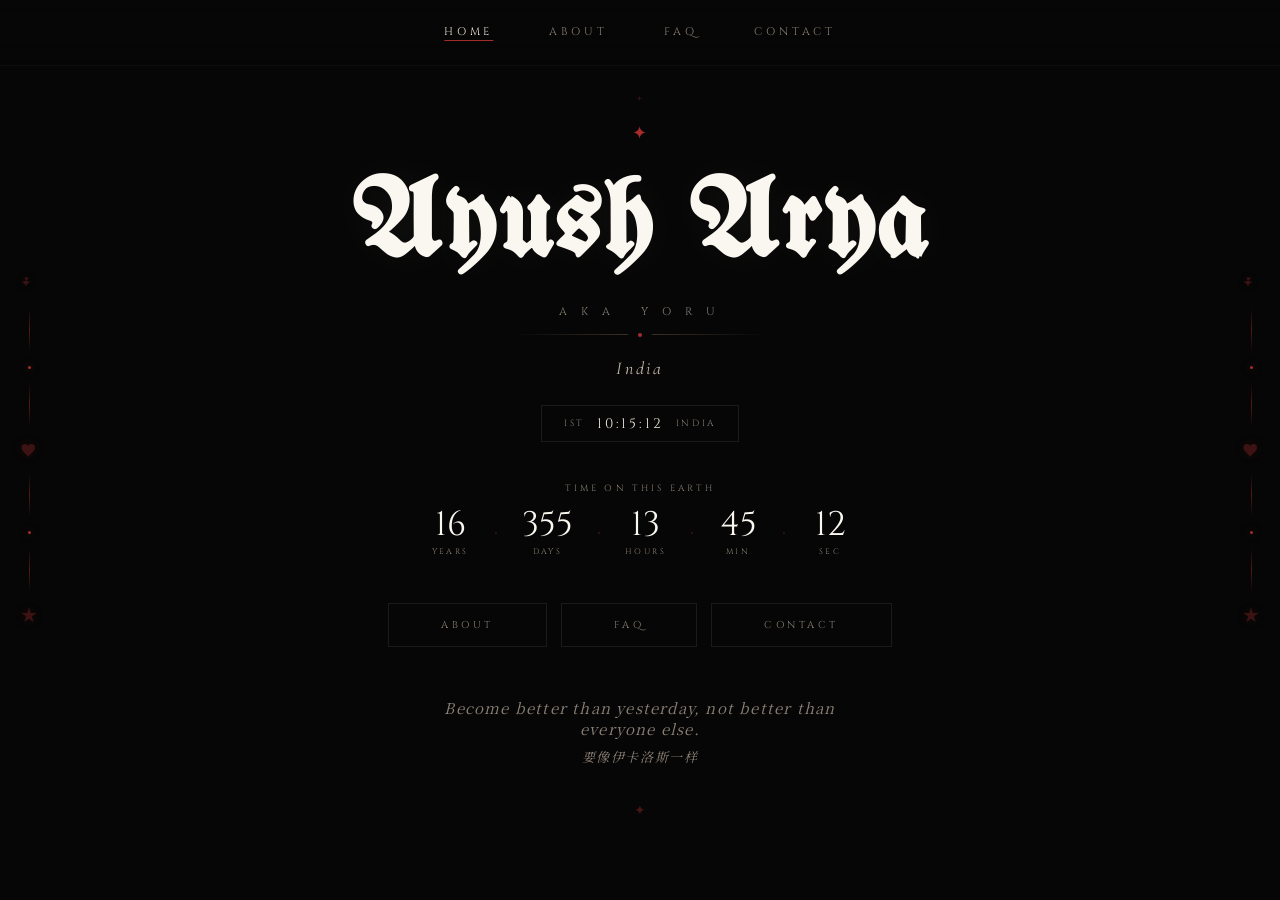
<file: index.html>
<!DOCTYPE html>
  <html lang="en">
  <head>
    <meta charset="UTF-8" />
    <meta name="viewport" content="width=device-width, initial-scale=1.0" />
    <title>Ayush Arya — aka Yoru</title>
    <link rel="stylesheet" href="style.css?v=10" />
  </head>
  <body>

    <!-- AMBIENT PARTICLES -->
    <div id="particles"></div>

    <!-- NAV -->
    <nav>
      <a href="index.html">Home</a>
      <a href="about.html">About</a>
      <a href="faq.html">FAQ</a>
      <a href="contact.html">Contact</a>
    </nav>

    <!-- FLOATING CROSS DECORATION -->
    <div class="floating-cross">+</div>

    <!-- LEFT ORNAMENT -->
    <div class="side-ornament left">
      <svg viewBox="0 0 24 24"><path d="M12 2C9.5 6 6 7.5 2 8c3.5 1 5.5 3 6 6 .5-3 2.5-5 6-6-4-.5-7.5-2-8-6zm0 0"/></svg>
      <div class="orn-line"></div>
      <div class="orn-dot"></div>
      <div class="orn-line"></div>
      <svg viewBox="0 0 24 24"><path d="M12 21.6l-1.6-1.6C5.4 15.2 2 12.3 2 8.7 2 5.9 4.2 4 6.5 4c1.7 0 3.4.9 4.5 2.3C12.1 4.9 13.8 4 15.5 4 17.8 4 20 5.9 20 8.7c0 3.6-3.4 6.5-8.4 11.3L12 21.6z"/></svg>
      <div class="orn-line"></div>
      <div class="orn-dot"></div>
      <div class="orn-line"></div>
      <svg viewBox="0 0 24 24"><path d="M12 2l2.4 7.4H22l-6.2 4.5 2.4 7.4L12 17l-6.2 4.3 2.4-7.4L2 9.4h7.6z"/></svg>
    </div>

    <!-- RIGHT ORNAMENT -->
    <div class="side-ornament right">
      <svg viewBox="0 0 24 24"><path d="M12 2C9.5 6 6 7.5 2 8c3.5 1 5.5 3 6 6 .5-3 2.5-5 6-6-4-.5-7.5-2-8-6zm0 0"/></svg>
      <div class="orn-line"></div>
      <div class="orn-dot"></div>
      <div class="orn-line"></div>
      <svg viewBox="0 0 24 24"><path d="M12 21.6l-1.6-1.6C5.4 15.2 2 12.3 2 8.7 2 5.9 4.2 4 6.5 4c1.7 0 3.4.9 4.5 2.3C12.1 4.9 13.8 4 15.5 4 17.8 4 20 5.9 20 8.7c0 3.6-3.4 6.5-8.4 11.3L12 21.6z"/></svg>
      <div class="orn-line"></div>
      <div class="orn-dot"></div>
      <div class="orn-line"></div>
      <svg viewBox="0 0 24 24"><path d="M12 2l2.4 7.4H22l-6.2 4.5 2.4 7.4L12 17l-6.2 4.3 2.4-7.4L2 9.4h7.6z"/></svg>
    </div>

    <!-- HOME CONTENT -->
    <div class="page">
      <div class="home-wrap">

        <div class="cross-top">✦</div>

        <h1 class="home-name">Ayush Arya</h1>

        <p class="home-aka">A K A &nbsp; Y O R U</p>

        <div class="aka-rule">
          <span class="aka-line-left"></span>
          <span class="aka-dot"></span>
          <span class="aka-line-right"></span>
        </div>

        <p class="home-location">India</p>

        <!-- LIVE CLOCK -->
        <div class="clock-wrap">
          <span class="clock-label">IST</span>
          <span id="live-clock">00:00:00</span>
          <span class="clock-tz">India</span>
        </div>

        <!-- AGE TIMER -->
        <div class="age-timer-section">
          <p class="age-timer-label">Time on this Earth</p>
          <div class="age-timer-grid">
            <div class="age-unit">
              <span class="val" id="age-years">00</span>
              <span class="unit-label">Years</span>
            </div>
            <span class="age-sep">·</span>
            <div class="age-unit">
              <span class="val" id="age-days">000</span>
              <span class="unit-label">Days</span>
            </div>
            <span class="age-sep">·</span>
            <div class="age-unit">
              <span class="val" id="age-hours">00</span>
              <span class="unit-label">Hours</span>
            </div>
            <span class="age-sep">·</span>
            <div class="age-unit">
              <span class="val" id="age-minutes">00</span>
              <span class="unit-label">Min</span>
            </div>
            <span class="age-sep">·</span>
            <div class="age-unit">
              <span class="val" id="age-seconds">00</span>
              <span class="unit-label">Sec</span>
            </div>
          </div>
        </div>

        <!-- NAV BUTTONS -->
        <div class="home-nav-btns">
          <a href="about.html" class="btn-outline">About</a>
          <a href="faq.html" class="btn-outline">FAQ</a>
          <a href="contact.html" class="btn-outline">Contact</a>
        </div>

        <!-- PHILOSOPHY QUOTE -->
        <p class="philosophy-quote">Become better than yesterday, not better than everyone else.</p>
        <p class="philosophy-quote chinese">要像伊卡洛斯一样</p>

        <div class="cross-bottom">✦</div>

      </div>
    </div>

    <script src="script.js?v=2"></script>
  </body>
  </html>
</file>
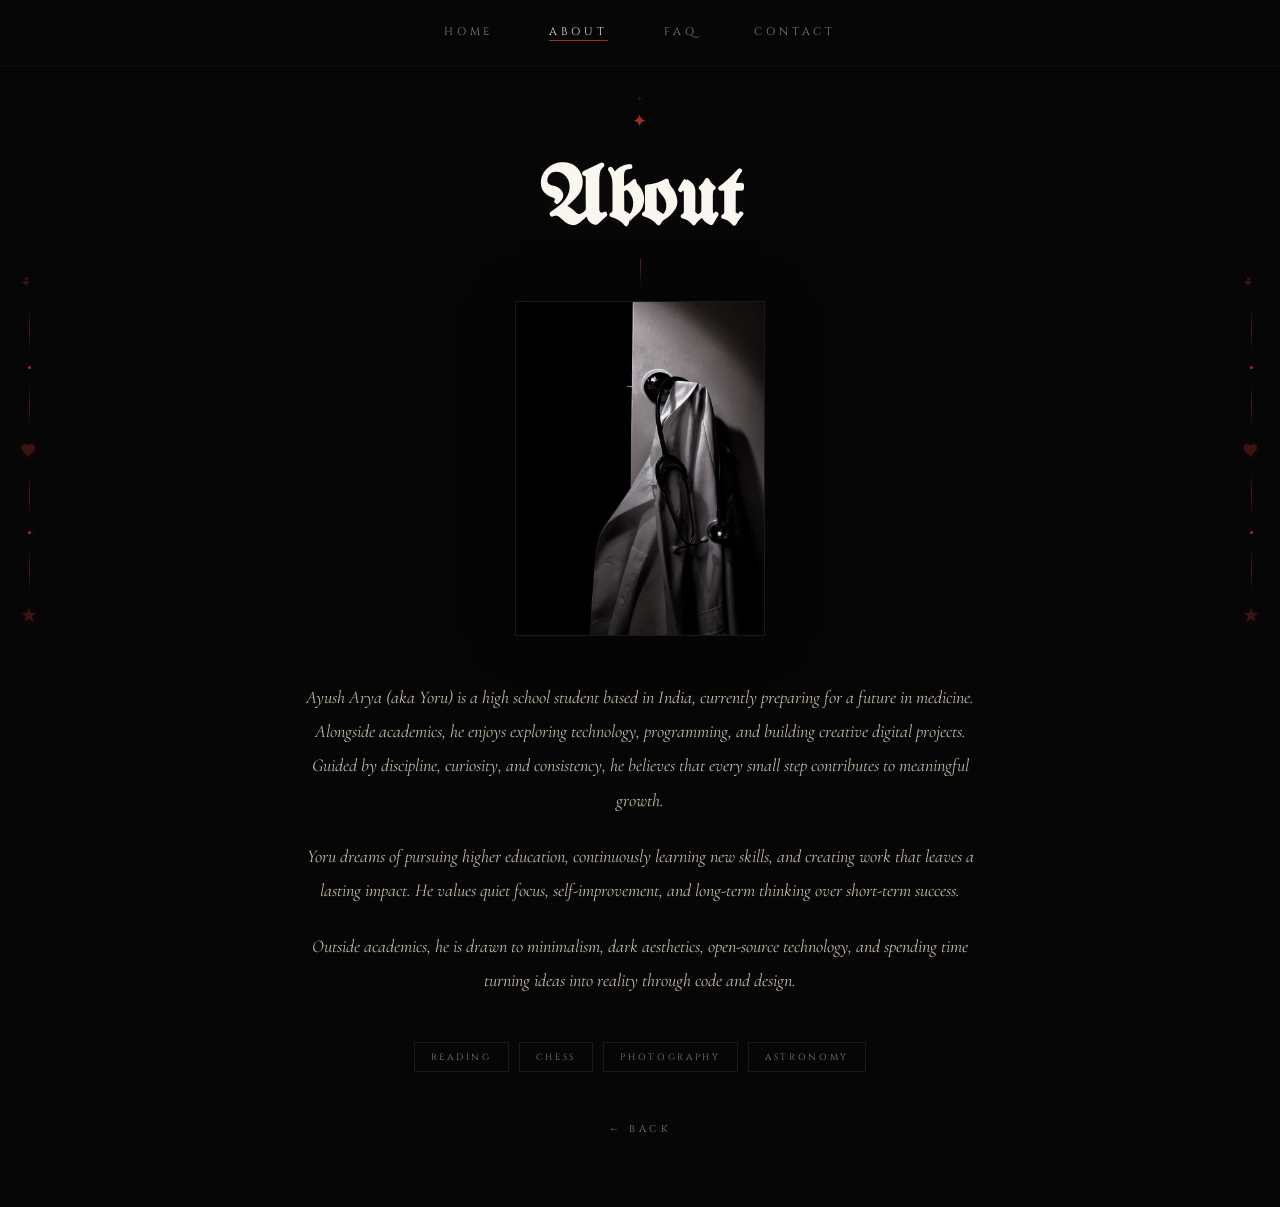
<file: about.html>
<!DOCTYPE html>
  <html lang="en">
  <head>
    <meta charset="UTF-8" />
    <meta name="viewport" content="width=device-width, initial-scale=1.0" />
    <title>About — Ayush Arya</title>
    <link rel="stylesheet" href="style.css?v=10" />
  </head>
  <body>

    <div id="particles"></div>
    <div class="floating-cross">+</div>

    <nav>
      <a href="index.html">Home</a>
      <a href="about.html">About</a>
      <a href="faq.html">FAQ</a>
      <a href="contact.html">Contact</a>
    </nav>

    <div class="side-ornament left">
      <svg viewBox="0 0 24 24"><path d="M12 2C9.5 6 6 7.5 2 8c3.5 1 5.5 3 6 6 .5-3 2.5-5 6-6-4-.5-7.5-2-8-6z"/></svg>
      <div class="orn-line"></div>
      <div class="orn-dot"></div>
      <div class="orn-line"></div>
      <svg viewBox="0 0 24 24"><path d="M12 21.6l-1.6-1.6C5.4 15.2 2 12.3 2 8.7 2 5.9 4.2 4 6.5 4c1.7 0 3.4.9 4.5 2.3C12.1 4.9 13.8 4 15.5 4 17.8 4 20 5.9 20 8.7c0 3.6-3.4 6.5-8.4 11.3L12 21.6z"/></svg>
      <div class="orn-line"></div>
      <div class="orn-dot"></div>
      <div class="orn-line"></div>
      <svg viewBox="0 0 24 24"><path d="M12 2l2.4 7.4H22l-6.2 4.5 2.4 7.4L12 17l-6.2 4.3 2.4-7.4L2 9.4h7.6z"/></svg>
    </div>
    <div class="side-ornament right">
      <svg viewBox="0 0 24 24"><path d="M12 2C9.5 6 6 7.5 2 8c3.5 1 5.5 3 6 6 .5-3 2.5-5 6-6-4-.5-7.5-2-8-6z"/></svg>
      <div class="orn-line"></div>
      <div class="orn-dot"></div>
      <div class="orn-line"></div>
      <svg viewBox="0 0 24 24"><path d="M12 21.6l-1.6-1.6C5.4 15.2 2 12.3 2 8.7 2 5.9 4.2 4 6.5 4c1.7 0 3.4.9 4.5 2.3C12.1 4.9 13.8 4 15.5 4 17.8 4 20 5.9 20 8.7c0 3.6-3.4 6.5-8.4 11.3L12 21.6z"/></svg>
      <div class="orn-line"></div>
      <div class="orn-dot"></div>
      <div class="orn-line"></div>
      <svg viewBox="0 0 24 24"><path d="M12 2l2.4 7.4H22l-6.2 4.5 2.4 7.4L12 17l-6.2 4.3 2.4-7.4L2 9.4h7.6z"/></svg>
    </div>

    <div class="page">
      <div class="about-wrap">

        <div class="cross-top">✦</div>
        <h1 class="page-title">About</h1>
        <div class="page-divider"></div>

        <div class="photo-frame" id="photo-frame">
          <img src="images/about-photo.png" alt="White coat and stethoscope" />
        </div>

        <div class="about-bio">
          <p>
            Ayush Arya (aka Yoru) is a high school student based in India, currently preparing for a future in medicine.
            Alongside academics, he enjoys exploring technology, programming, and building creative digital projects.
            Guided by discipline, curiosity, and consistency, he believes that every small step contributes to meaningful growth.
          </p>
          <p>
            Yoru dreams of pursuing higher education, continuously learning new skills, and creating work that leaves a lasting impact.
            He values quiet focus, self-improvement, and long-term thinking over short-term success.
          </p>
          <p>
            Outside academics, he is drawn to minimalism, dark aesthetics, open-source technology,
            and spending time turning ideas into reality through code and design.
          </p>
        </div>

        <div class="interests-wrap">
          <span class="interest-tag">Reading</span>
          <span class="interest-tag">Chess</span>
          <span class="interest-tag">Photography</span>
          <span class="interest-tag">Astronomy</span>
        </div>

        <a href="index.html" class="back-link">Back</a>
      </div>
    </div>

    <script src="script.js?v=2"></script>
  </body>
  </html>
</file>
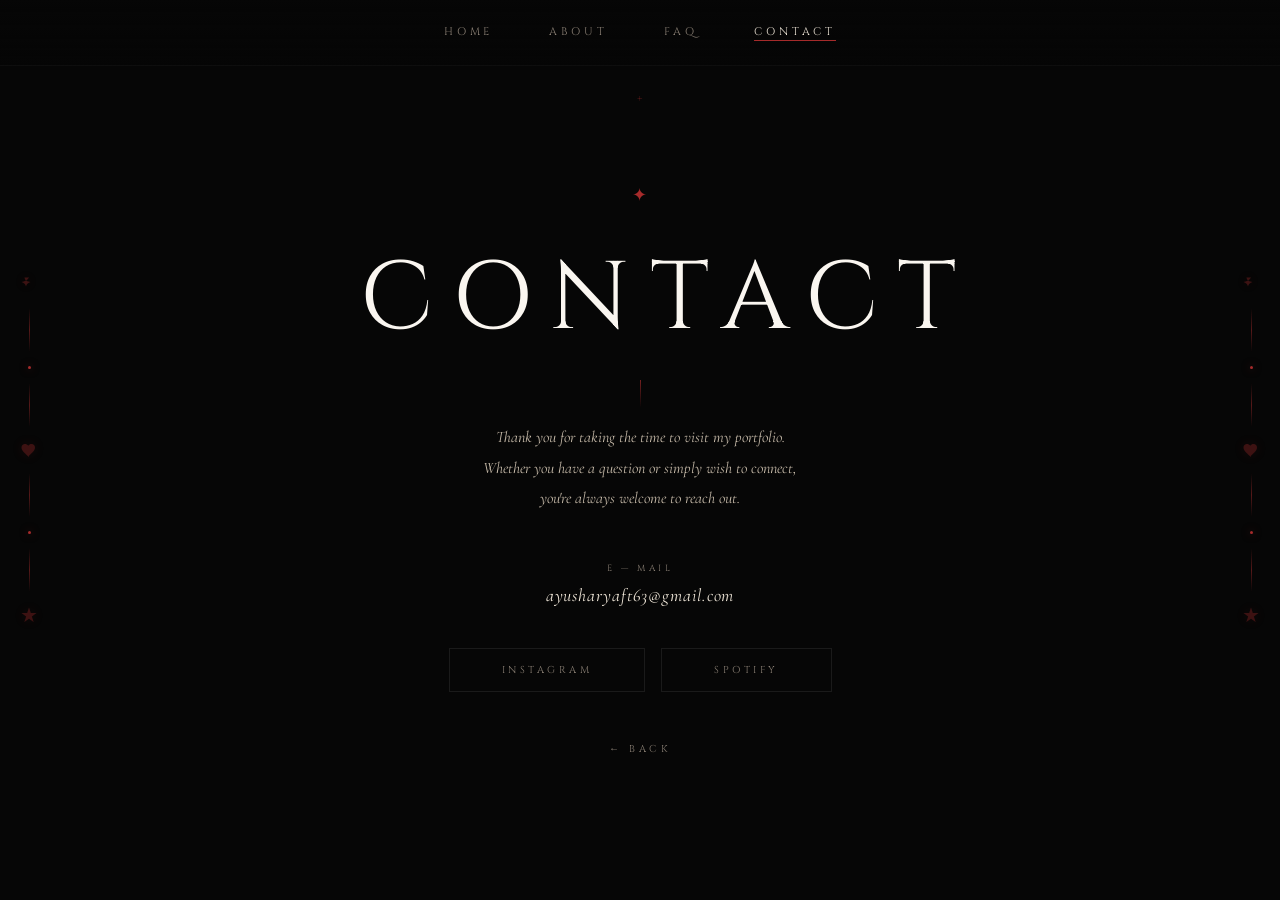
<file: contact.html>
<!DOCTYPE html>
  <html lang="en">
  <head>
    <meta charset="UTF-8" />
    <meta name="viewport" content="width=device-width, initial-scale=1.0" />
    <title>Contact — Ayush Arya</title>
    <link rel="stylesheet" href="style.css?v=10" />
  </head>
  <body>

    <div id="particles"></div>
    <div class="floating-cross">+</div>

    <nav>
      <a href="index.html">Home</a>
      <a href="about.html">About</a>
      <a href="faq.html">FAQ</a>
      <a href="contact.html">Contact</a>
    </nav>

    <div class="side-ornament left">
      <svg viewBox="0 0 24 24"><path d="M12 2C9.5 6 6 7.5 2 8c3.5 1 5.5 3 6 6 .5-3 2.5-5 6-6-4-.5-7.5-2-8-6z"/></svg>
      <div class="orn-line"></div>
      <div class="orn-dot"></div>
      <div class="orn-line"></div>
      <svg viewBox="0 0 24 24"><path d="M12 21.6l-1.6-1.6C5.4 15.2 2 12.3 2 8.7 2 5.9 4.2 4 6.5 4c1.7 0 3.4.9 4.5 2.3C12.1 4.9 13.8 4 15.5 4 17.8 4 20 5.9 20 8.7c0 3.6-3.4 6.5-8.4 11.3L12 21.6z"/></svg>
      <div class="orn-line"></div>
      <div class="orn-dot"></div>
      <div class="orn-line"></div>
      <svg viewBox="0 0 24 24"><path d="M12 2l2.4 7.4H22l-6.2 4.5 2.4 7.4L12 17l-6.2 4.3 2.4-7.4L2 9.4h7.6z"/></svg>
    </div>
    <div class="side-ornament right">
      <svg viewBox="0 0 24 24"><path d="M12 2C9.5 6 6 7.5 2 8c3.5 1 5.5 3 6 6 .5-3 2.5-5 6-6-4-.5-7.5-2-8-6z"/></svg>
      <div class="orn-line"></div>
      <div class="orn-dot"></div>
      <div class="orn-line"></div>
      <svg viewBox="0 0 24 24"><path d="M12 21.6l-1.6-1.6C5.4 15.2 2 12.3 2 8.7 2 5.9 4.2 4 6.5 4c1.7 0 3.4.9 4.5 2.3C12.1 4.9 13.8 4 15.5 4 17.8 4 20 5.9 20 8.7c0 3.6-3.4 6.5-8.4 11.3L12 21.6z"/></svg>
      <div class="orn-line"></div>
      <div class="orn-dot"></div>
      <div class="orn-line"></div>
      <svg viewBox="0 0 24 24"><path d="M12 2l2.4 7.4H22l-6.2 4.5 2.4 7.4L12 17l-6.2 4.3 2.4-7.4L2 9.4h7.6z"/></svg>
    </div>

    <div class="page">
      <div class="contact-wrap">

        <div class="cross-top">✦</div>
        <h1 class="contact-title">CONTACT</h1>
        <div class="page-divider"></div>

        <p class="contact-note">
          Thank you for taking the time to visit my portfolio.<br>
          Whether you have a question or simply wish to connect,<br>
          you're always welcome to reach out.
        </p>

        <p class="contact-email-label">E — Mail</p>
        <a href="mailto:ayusharyaft63@gmail.com" class="contact-email">
          ayusharyaft63@gmail.com
        </a>

        <div class="social-links">
          <a href="https://www.instagram.com/ayush7hx" target="_blank" rel="noopener" class="btn-outline">
            Instagram
          </a>
          <a href="https://open.spotify.com/user/31zgy33aap73bogelgpwrljw6cfy?si=73465d647618465b" target="_blank" rel="noopener" class="btn-outline">
            Spotify
          </a>
        </div>

        <a href="index.html" class="back-link" style="display:block; margin-top:50px;">Back</a>

      </div>
    </div>

    <script src="script.js?v=2"></script>
  </body>
  </html>
</file>
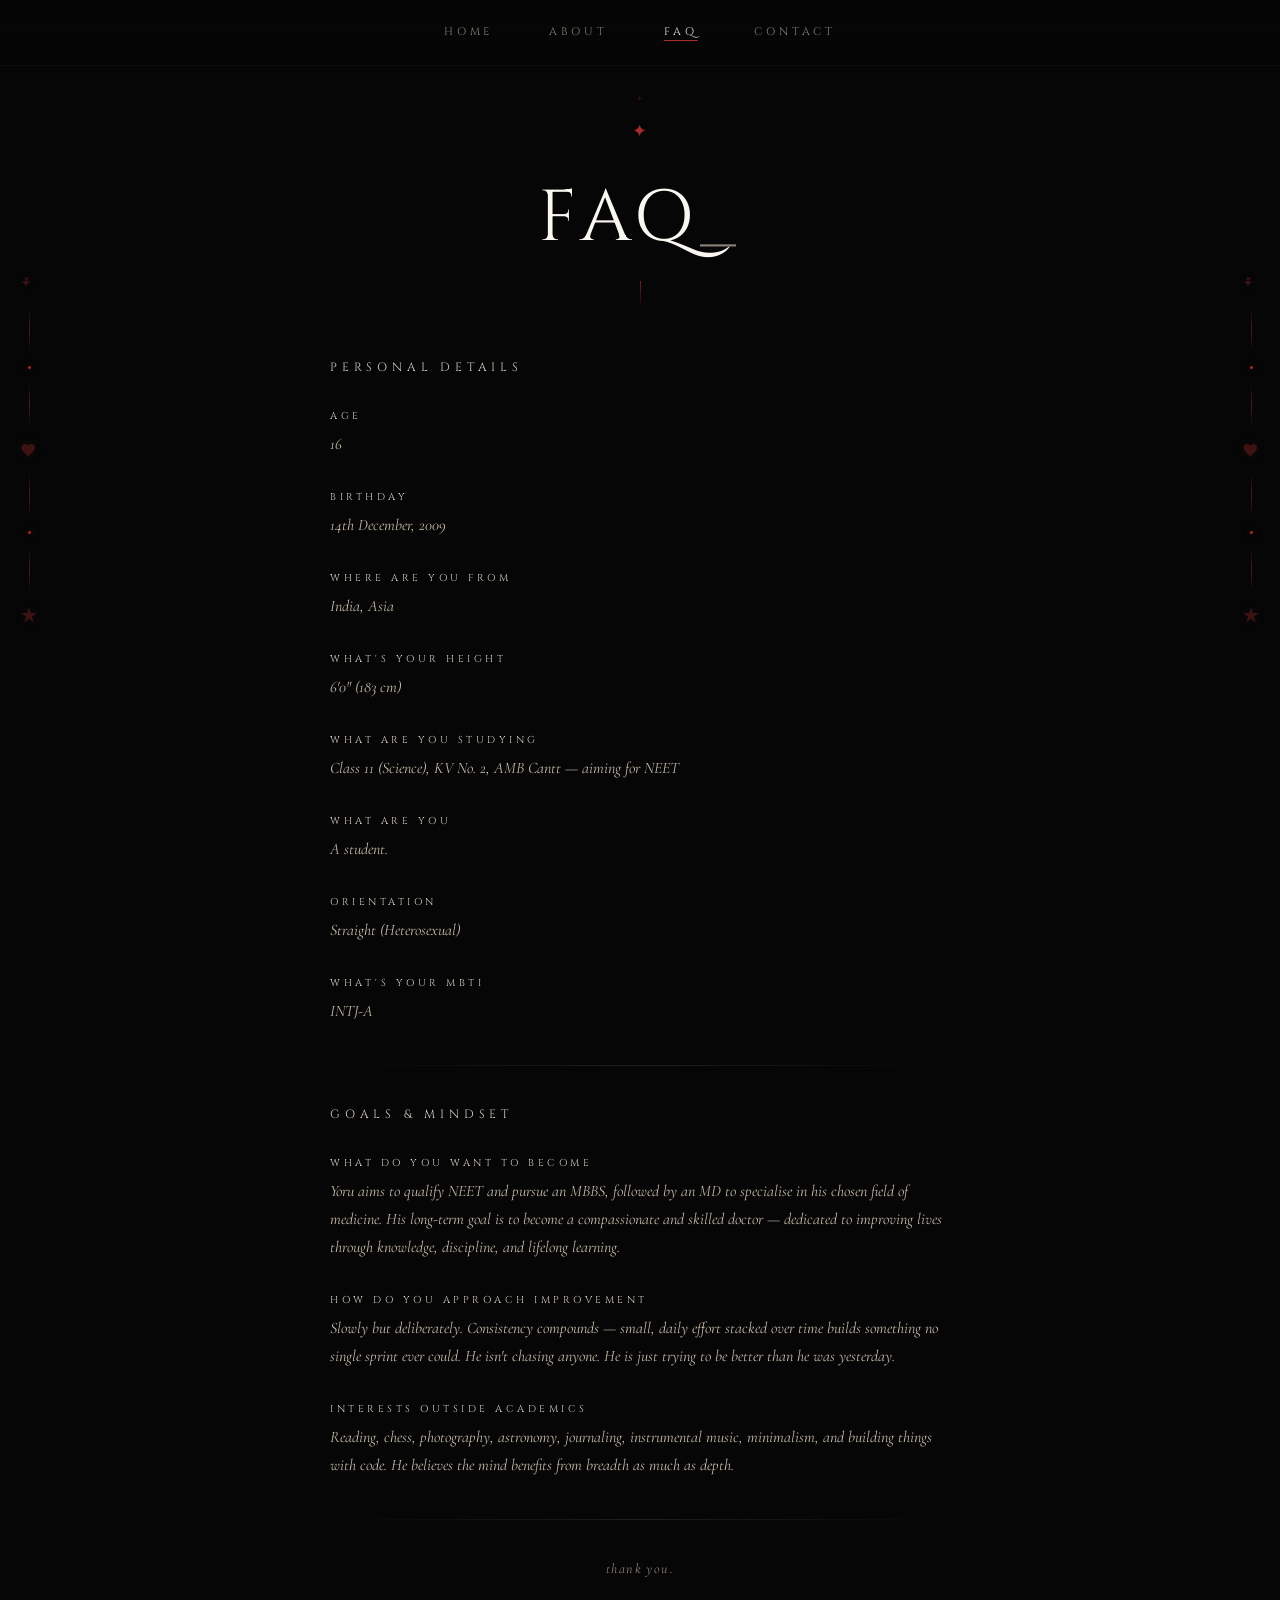
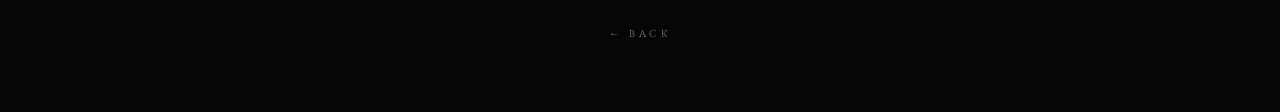
<file: faq.html>
<!DOCTYPE html>
  <html lang="en">
  <head>
    <meta charset="UTF-8" />
    <meta name="viewport" content="width=device-width, initial-scale=1.0" />
    <title>FAQ — Ayush Arya</title>
    <link rel="stylesheet" href="style.css?v=10" />
  </head>
  <body>

    <div id="particles"></div>
    <div class="floating-cross">+</div>

    <nav>
      <a href="index.html">Home</a>
      <a href="about.html">About</a>
      <a href="faq.html">FAQ</a>
      <a href="contact.html">Contact</a>
    </nav>

    <div class="side-ornament left">
      <svg viewBox="0 0 24 24"><path d="M12 2C9.5 6 6 7.5 2 8c3.5 1 5.5 3 6 6 .5-3 2.5-5 6-6-4-.5-7.5-2-8-6z"/></svg>
      <div class="orn-line"></div>
      <div class="orn-dot"></div>
      <div class="orn-line"></div>
      <svg viewBox="0 0 24 24"><path d="M12 21.6l-1.6-1.6C5.4 15.2 2 12.3 2 8.7 2 5.9 4.2 4 6.5 4c1.7 0 3.4.9 4.5 2.3C12.1 4.9 13.8 4 15.5 4 17.8 4 20 5.9 20 8.7c0 3.6-3.4 6.5-8.4 11.3L12 21.6z"/></svg>
      <div class="orn-line"></div>
      <div class="orn-dot"></div>
      <div class="orn-line"></div>
      <svg viewBox="0 0 24 24"><path d="M12 2l2.4 7.4H22l-6.2 4.5 2.4 7.4L12 17l-6.2 4.3 2.4-7.4L2 9.4h7.6z"/></svg>
    </div>
    <div class="side-ornament right">
      <svg viewBox="0 0 24 24"><path d="M12 2C9.5 6 6 7.5 2 8c3.5 1 5.5 3 6 6 .5-3 2.5-5 6-6-4-.5-7.5-2-8-6z"/></svg>
      <div class="orn-line"></div>
      <div class="orn-dot"></div>
      <div class="orn-line"></div>
      <svg viewBox="0 0 24 24"><path d="M12 21.6l-1.6-1.6C5.4 15.2 2 12.3 2 8.7 2 5.9 4.2 4 6.5 4c1.7 0 3.4.9 4.5 2.3C12.1 4.9 13.8 4 15.5 4 17.8 4 20 5.9 20 8.7c0 3.6-3.4 6.5-8.4 11.3L12 21.6z"/></svg>
      <div class="orn-line"></div>
      <div class="orn-dot"></div>
      <div class="orn-line"></div>
      <svg viewBox="0 0 24 24"><path d="M12 2l2.4 7.4H22l-6.2 4.5 2.4 7.4L12 17l-6.2 4.3 2.4-7.4L2 9.4h7.6z"/></svg>
    </div>

    <div class="page" style="justify-content: flex-start; padding-top: 120px;">
      <div class="faq-wrap">

        <div style="text-align:center; margin-bottom: 50px;">
          <div class="cross-top">✦</div>
          <h1 class="faq-page-title">FAQ<span>_</span></h1>
          <div class="page-divider"></div>
        </div>

        <div class="faq-section-block">
          <p class="faq-section-title">Personal Details</p>

          <div class="faq-item">
            <p class="faq-q">Age</p>
            <p class="faq-a" id="faq-age">--</p>
          </div>

          <div class="faq-item">
            <p class="faq-q">Birthday</p>
            <p class="faq-a">14th December, 2009</p>
          </div>

          <div class="faq-item">
            <p class="faq-q">Where are you from</p>
            <p class="faq-a">India, Asia</p>
          </div>

          <div class="faq-item">
            <p class="faq-q">What's your height</p>
            <p class="faq-a">6'0" (183 cm)</p>
          </div>

          <div class="faq-item">
            <p class="faq-q">What are you studying</p>
            <p class="faq-a">Class 11 (Science), KV No. 2, AMB Cantt — aiming for NEET</p>
          </div>

          <div class="faq-item">
            <p class="faq-q">What are you</p>
            <p class="faq-a">A student.</p>
          </div>

          <div class="faq-item">
            <p class="faq-q">Orientation</p>
            <p class="faq-a">Straight (Heterosexual)</p>
          </div>

          <div class="faq-item">
            <p class="faq-q">What's your MBTI</p>
            <p class="faq-a">INTJ-A</p>
          </div>
        </div>

        <div class="faq-divider"></div>

        <div class="faq-section-block">
          <p class="faq-section-title">Goals &amp; Mindset</p>

          <div class="faq-item">
            <p class="faq-q">What do you want to become</p>
            <p class="faq-a">
              Yoru aims to qualify NEET and pursue an MBBS, followed by an MD to specialise in his chosen field of medicine.
              His long-term goal is to become a compassionate and skilled doctor — dedicated to improving lives through knowledge,
              discipline, and lifelong learning.
            </p>
          </div>

          <div class="faq-item">
            <p class="faq-q">How do you approach improvement</p>
            <p class="faq-a">
              Slowly but deliberately. Consistency compounds — small, daily effort stacked over time builds something no
              single sprint ever could. He isn't chasing anyone. He is just trying to be better than he was yesterday.
            </p>
          </div>

          <div class="faq-item">
            <p class="faq-q">Interests outside academics</p>
            <p class="faq-a">
              Reading, chess, photography, astronomy, journaling, instrumental music, minimalism, and building things with code.
              He believes the mind benefits from breadth as much as depth.
            </p>
          </div>

        </div>

        <div class="faq-divider"></div>

        <p class="faq-thanks">thank you.</p>

        <div style="text-align:center;">
          <a href="index.html" class="back-link">Back</a>
        </div>

      </div>
    </div>

    <script src="script.js?v=2"></script>
  </body>
  </html>
</file>
<file: style.css>
@import url('https://fonts.googleapis.com/css2?family=UnifrakturMaguntia&family=Cinzel:wght@400;600&family=Cormorant+Garamond:ital,wght@0,300;0,400;0,600;1,300;1,400&family=Noto+Serif+SC:wght@300;400&display=swap');

  *, *::before, *::after {
    margin: 0; padding: 0; box-sizing: border-box;
  }

  :root {
    --black:    #060606;
    --black-deep: #030303;
    --cream:    #efe6d8;
    --cream-dim:#c5b9a8;
    --dim:      #8b8075;
    --accent:   #a62b2b;
    --white:    #faf6f0;
    --border:   #1a1a1a;
    --border-lit:#2a2a2a;
  }

  html { scroll-behavior: smooth; }

  body {
    background: var(--black);
    color: var(--cream);
    font-family: 'Cormorant Garamond', serif;
    min-height: 100vh;
    overflow-x: hidden;
  }

  ::-webkit-scrollbar { width: 4px; }
  ::-webkit-scrollbar-track { background: var(--black); }
  ::-webkit-scrollbar-thumb { background: #2a2a2a; }

  /* ───────────────────────────────
     DECORATIVE ORNAMENTS & FLOATING CROSS
  ─────────────────────────────── */
  .side-ornament {
    position: fixed;
    top: 50%; transform: translateY(-50%);
    display: flex; flex-direction: column; align-items: center;
    gap: 14px; pointer-events: none; z-index: 10;
  }
  .side-ornament.left { left: 20px; }
  .side-ornament.right { right: 20px; }
  .side-ornament svg {
    width: 18px; height: 18px;
    fill: var(--accent);
    filter: drop-shadow(0 0 6px rgba(166,43,43,0.4));
    opacity: 0.35;
    animation: pulseOrn 4s ease-in-out infinite;
  }
  .side-ornament.left svg:nth-child(1) { animation-delay: 0s; }
  .side-ornament.left svg:nth-child(5) { animation-delay: 0.7s; }
  .side-ornament.left svg:nth-child(9) { animation-delay: 1.4s; }
  .side-ornament.right svg:nth-child(1) { animation-delay: 0.3s; }
  .side-ornament.right svg:nth-child(5) { animation-delay: 1.0s; }
  .side-ornament.right svg:nth-child(9) { animation-delay: 1.7s; }

  @keyframes pulseOrn {
    0%, 100% { opacity: 0.25; transform: scale(1); }
    50% { opacity: 0.55; transform: scale(1.1); }
  }

  .side-ornament .orn-line {
    width: 1px; height: 44px;
    background: linear-gradient(to bottom, transparent, rgba(166,43,43,0.5), transparent);
    animation: lineFade 3s ease-in-out infinite;
  }
  .side-ornament .orn-dot {
    width: 3px; height: 3px; border-radius: 50%;
    background: var(--accent);
    box-shadow: 0 0 8px rgba(166,43,43,0.6);
    animation: dotPulse 2.5s ease-in-out infinite;
  }
  @keyframes lineFade {
    0%, 100% { opacity: 0.3; }
    50% { opacity: 0.7; }
  }
  @keyframes dotPulse {
    0%, 100% { transform: scale(1); opacity: 0.5; }
    50% { transform: scale(1.4); opacity: 1; }
  }

  /* Floating cross decoration */
  .floating-cross {
    position: fixed;
    top: 88px; left: 50%; transform: translateX(-50%);
    z-index: 5; pointer-events: none;
    color: var(--accent);
    font-size: 14px; letter-spacing: 0;
    opacity: 0;
    animation: crossAppear 2s ease 0.8s forwards, crossBlink 6s ease-in-out 2.8s infinite;
  }
  @keyframes crossAppear {
    from { opacity: 0; transform: translateX(-50%) translateY(-10px); }
    to   { opacity: 0.45; transform: translateX(-50%) translateY(0); }
  }
  @keyframes crossBlink {
    0%, 90%, 100% { opacity: 0.45; }
    95% { opacity: 0.75; }
  }

  /* Ambient particles container */
  #particles {
    position: fixed; top: 0; left: 0; right: 0; bottom: 0;
    pointer-events: none; z-index: 1; overflow: hidden;
  }
  .particle {
    position: absolute;
    width: 2px; height: 2px; border-radius: 50%;
    background: rgba(166,43,43,0.25);
    box-shadow: 0 0 4px rgba(166,43,43,0.3);
    animation: floatUp linear infinite;
  }
  @keyframes floatUp {
    0%   { transform: translateY(100vh) scale(0); opacity: 0; }
    10%  { opacity: 1; transform: scale(1); }
    90%  { opacity: 1; }
    100% { transform: translateY(-10vh) scale(0); opacity: 0; }
  }

  /* ───────────────────────────────
     NAVIGATION
  ─────────────────────────────── */
  nav {
    position: fixed; top: 0; left: 0; right: 0;
    z-index: 100;
    padding: 24px 0;
    display: flex; justify-content: center; gap: 56px;
    background: linear-gradient(to bottom, rgba(6,6,6,0.98), rgba(6,6,6,0.5) 60%, transparent);
    border-bottom: 1px solid rgba(255,255,255,0.03);
    letter-spacing: 0.25em;
  }
  nav a {
    color: var(--dim); text-decoration: none;
    font-size: 11px; font-family: 'Cinzel', serif;
    font-weight: 400; letter-spacing: 0.35em;
    text-transform: uppercase; transition: all 0.35s ease;
    position: relative; padding-bottom: 2px;
  }
  nav a::after {
    content: ''; position: absolute; bottom: 0; left: 50%;
    width: 0; height: 1px;
    background: var(--accent);
    transition: all 0.35s ease;
    transform: translateX(-50%);
  }
  nav a:hover, nav a.active {
    color: var(--cream);
  }
  nav a:hover::after, nav a.active::after {
    width: 100%;
  }

  /* ───────────────────────────────
     COMMON PAGE LAYOUT
  ─────────────────────────────── */
  .page {
    min-height: 100vh;
    display: flex; flex-direction: column;
    align-items: center; justify-content: center;
    padding: 110px 40px 70px;
    position: relative; z-index: 2;
  }

  .cross-top {
    color: var(--accent); font-size: 18px;
    opacity: 0.6; margin-bottom: 28px;
    letter-spacing: 0.1em;
    animation: fadeUp 1.0s ease forwards;
  }
  .page-divider {
    width: 1px; height: 28px;
    background: linear-gradient(to bottom, var(--accent), transparent);
    margin: 14px auto; opacity: 0.7;
  }
  .back-link {
    display: inline-block; margin-top: 50px;
    font-family: 'Cinzel', serif; font-size: 10px;
    letter-spacing: 0.35em; color: var(--dim);
    text-decoration: none; text-transform: uppercase;
    transition: all 0.3s ease; position: relative;
  }
  .back-link:hover { color: var(--cream); }
  .back-link::before { content: '← '; }

  /* ═══════════════════════════════
     HOME PAGE
  ═══════════════════════════════ */
  .home-wrap {
    text-align: center;
    display: flex; flex-direction: column;
    align-items: center; gap: 0;
  }
  .home-name {
    font-family: 'UnifrakturMaguntia', cursive;
    font-size: clamp(58px, 9vw, 110px);
    line-height: 1.0; color: var(--white);
    letter-spacing: 0.02em;
    animation: fadeUp 1.2s ease forwards;
    text-shadow: 0 0 40px rgba(250,246,240,0.05);
  }
  .home-aka {
    font-family: 'Cinzel', serif; font-size: 11px;
    letter-spacing: 0.5em; color: var(--dim);
    margin-top: 22px; text-transform: uppercase;
    animation: fadeUp 1.4s ease forwards;
  }
  .aka-rule {
    display: flex; align-items: center;
    gap: 10px; margin: 14px 0 20px;
    width: 260px; animation: fadeUp 1.45s ease forwards;
  }
  .aka-line-left, .aka-line-right {
    flex: 1; height: 1px;
    background: linear-gradient(to right, transparent, #3a3028);
  }
  .aka-line-right { background: linear-gradient(to left, transparent, #3a3028); }
  .aka-dot {
    width: 4px; height: 4px; border-radius: 50%;
    background: var(--accent); flex-shrink: 0;
  }
  .home-location {
    font-family: 'Cormorant Garamond', serif;
    font-style: italic; font-size: 18px;
    color: var(--cream-dim); letter-spacing: 0.15em;
    animation: fadeUp 1.5s ease forwards;
  }

  /* Clock */
  .clock-wrap {
    margin-top: 26px;
    display: flex; align-items: center; gap: 12px;
    border: 1px solid var(--border); padding: 8px 22px;
    animation: fadeUp 1.6s ease forwards;
    transition: border-color 0.3s ease;
  }
  .clock-wrap:hover { border-color: var(--border-lit); }
  .clock-label, .clock-tz {
    font-family: 'Cinzel', serif; font-size: 9px;
    letter-spacing: 0.3em; color: var(--dim);
    text-transform: uppercase;
  }
  #live-clock {
    font-family: 'Cinzel', serif; font-size: 14px;
    letter-spacing: 0.2em; color: var(--cream);
    font-variant-numeric: tabular-nums;
  }

  /* Age timer */
  .age-timer-section {
    margin-top: 40px; text-align: center;
    animation: fadeUp 1.8s ease forwards;
  }
  .age-timer-label {
    font-family: 'Cinzel', serif; font-size: 9px;
    letter-spacing: 0.35em; color: var(--dim);
    text-transform: uppercase; margin-bottom: 14px;
  }
  .age-timer-grid {
    display: flex; gap: 24px;
    justify-content: center; align-items: flex-end; flex-wrap: wrap;
  }
  .age-unit {
    display: flex; flex-direction: column;
    align-items: center; gap: 4px;
  }
  .age-unit .val {
    font-family: 'Cinzel', serif;
    font-size: clamp(22px, 3vw, 34px);
    color: var(--white); font-variant-numeric: tabular-nums;
    min-width: 2ch; text-align: center; line-height: 1;
  }
  .age-unit .unit-label {
    font-family: 'Cinzel', serif; font-size: 8px;
    letter-spacing: 0.3em; color: var(--dim);
    text-transform: uppercase;
  }
  .age-sep {
    color: var(--accent); font-size: 20px;
    opacity: 0.5; margin-bottom: 14px;
  }

  /* Nav buttons */
  .home-nav-btns {
    margin-top: 46px;
    display: flex; gap: 14px; flex-wrap: wrap;
    justify-content: center;
    animation: fadeUp 2s ease forwards;
  }
  .btn-outline {
    border: 1px solid var(--border); color: var(--dim);
    background: transparent; text-decoration: none;
    font-family: 'Cinzel', serif; font-size: 10px;
    letter-spacing: 0.35em; text-transform: uppercase;
    padding: 14px 52px; transition: all 0.35s ease;
    cursor: pointer; display: inline-block;
    position: relative; overflow: hidden;
  }
  .btn-outline::before {
    content: ''; position: absolute; top: 0; left: -100%;
    width: 100%; height: 100%;
    background: linear-gradient(90deg, transparent, rgba(166,43,43,0.08), transparent);
    transition: left 0.5s ease;
  }
  .btn-outline:hover::before { left: 100%; }
  .btn-outline:hover {
    border-color: var(--cream-dim); color: var(--cream);
    background: rgba(255,255,255,0.02);
    box-shadow: 0 0 20px rgba(166,43,43,0.15);
  }

  /* Chinese/philosophical quote */
  .philosophy-quote {
    margin-top: 50px;
    font-family: 'Noto Serif SC', 'Cormorant Garamond', serif;
    font-style: italic; font-size: 15px;
    color: var(--dim); letter-spacing: 0.08em;
    text-align: center; max-width: 420px;
    animation: fadeUp 2.2s ease forwards;
    opacity: 0;
  }
  .philosophy-quote.chinese {
    font-family: 'Noto Serif SC', serif;
    font-size: 13px; letter-spacing: 0.12em;
    margin-top: 8px;
  }
  .cross-bottom {
    color: var(--accent); font-size: 14px;
    opacity: 0.4; margin-top: 36px;
  }

  /* ═══════════════════════════════
     ABOUT PAGE
  ═══════════════════════════════ */
  .about-wrap {
    max-width: 680px; width: 100%;
    text-align: center;
  }
  .page-title {
    font-family: 'UnifrakturMaguntia', cursive;
    font-size: clamp(48px, 7vw, 82px);
    color: var(--white); margin-bottom: 8px;
    animation: fadeUp 0.8s ease forwards;
    text-shadow: 0 0 30px rgba(250,246,240,0.04);
  }

  /* Photo */
  .photo-frame {
    width: 250px; height: 335px;
    margin: 0 auto 44px;
    border: 1px solid var(--border);
    overflow: hidden; position: relative;
    animation: fadeUp 1s ease forwards;
    filter: grayscale(25%);
    transition: all 0.5s ease;
    box-shadow: 0 0 40px rgba(0,0,0,0.5);
  }
  .photo-frame:hover {
    filter: grayscale(0%);
    border-color: var(--border-lit);
    box-shadow: 0 0 50px rgba(166,43,43,0.15);
  }
  .photo-frame img {
    width: 100%; height: 100%;
    object-fit: cover; object-position: center top;
    display: block;
  }

  .about-bio {
    font-size: 18px; line-height: 1.9;
    color: var(--cream-dim); font-style: italic;
    text-align: center; animation: fadeUp 1.2s ease forwards;
  }
  .about-bio p + p { margin-top: 22px; }

  /* Interests */
  .interests-wrap {
    margin-top: 44px;
    display: flex; flex-wrap: wrap; gap: 10px;
    justify-content: center;
    animation: fadeUp 1.4s ease forwards;
  }
  .interest-tag {
    border: 1px solid var(--border);
    color: var(--dim);
    font-family: 'Cinzel', serif; font-size: 9px;
    letter-spacing: 0.3em; text-transform: uppercase;
    padding: 8px 16px; transition: all 0.35s ease;
    cursor: default;
  }
  .interest-tag:hover {
    border-color: var(--accent);
    color: var(--cream);
    box-shadow: 0 0 12px rgba(166,43,43,0.2);
  }

  /* ═══════════════════════════════
     FAQ PAGE
  ═══════════════════════════════ */
  .faq-wrap {
    max-width: 620px; width: 100%;
  }
  .faq-page-title {
    font-family: 'Cinzel', serif;
    font-size: clamp(40px, 6vw, 72px);
    font-weight: 400; color: var(--white);
    letter-spacing: 0.08em; text-align: center;
    animation: fadeUp 0.8s ease forwards;
  }
  .faq-page-title span { color: var(--dim); }

  .faq-section-title {
    font-family: 'Cinzel', serif; font-size: 12px;
    letter-spacing: 0.4em; color: var(--cream);
    text-transform: uppercase; margin-bottom: 34px;
    opacity: 0.9;
  }
  .faq-item {
    margin-bottom: 32px;
    animation: fadeUp 0.8s ease forwards;
    opacity: 0;
  }
  .faq-item:nth-child(1) { animation-delay: 0.1s; }
  .faq-item:nth-child(2) { animation-delay: 0.15s; }
  .faq-item:nth-child(3) { animation-delay: 0.2s; }
  .faq-item:nth-child(4) { animation-delay: 0.25s; }
  .faq-item:nth-child(5) { animation-delay: 0.3s; }
  .faq-item:nth-child(6) { animation-delay: 0.35s; }
  .faq-item:nth-child(7) { animation-delay: 0.4s; }
  .faq-item:nth-child(8) { animation-delay: 0.45s; }

  .faq-q {
    font-family: 'Cinzel', serif; font-size: 10px;
    letter-spacing: 0.35em; color: var(--cream);
    text-transform: uppercase; margin-bottom: 7px;
    opacity: 0.9;
  }
  .faq-a {
    font-size: 16px; font-style: italic;
    color: var(--cream-dim); line-height: 1.75;
  }

  .faq-divider {
    width: 100%; height: 1px;
    background: linear-gradient(to right, transparent, #1f1f1f, transparent);
    margin: 40px 0;
  }
  .faq-section-block {
    animation: fadeUp 0.9s ease forwards;
  }
  .faq-thanks {
    text-align: center; font-style: italic;
    font-size: 14px; color: var(--dim);
    letter-spacing: 0.1em;
    animation: fadeUp 1.5s ease forwards;
  }

  /* ═══════════════════════════════
     CONTACT PAGE
  ═══════════════════════════════ */
  .contact-wrap {
    max-width: 560px; width: 100%;
    text-align: center;
  }
  .contact-title {
    font-family: 'Cinzel', serif;
    font-size: clamp(44px, 8vw, 96px);
    font-weight: 400; letter-spacing: 0.2em;
    color: var(--white); text-transform: uppercase;
    animation: fadeUp 0.8s ease forwards;
    margin-bottom: 16px;
  }
  .contact-note {
    font-style: italic; font-size: 16px;
    color: var(--cream-dim); line-height: 1.9;
    max-width: 400px; margin: 0 auto 48px;
    animation: fadeUp 1s ease forwards;
  }
  .contact-email-label {
    font-family: 'Cinzel', serif; font-size: 9px;
    letter-spacing: 0.4em; color: var(--dim);
    text-transform: uppercase; margin-bottom: 10px;
    animation: fadeUp 1.1s ease forwards;
  }
  .contact-email {
    display: block; font-size: 18px;
    font-style: italic; color: var(--cream);
    text-decoration: none; letter-spacing: 0.05em;
    margin-bottom: 42px; transition: all 0.3s ease;
    animation: fadeUp 1.2s ease forwards;
  }
  .contact-email:hover {
    opacity: 0.8;
    text-shadow: 0 0 15px rgba(239,230,216,0.15);
  }
  .social-links {
    display: flex; gap: 16px;
    justify-content: center; flex-wrap: wrap;
    animation: fadeUp 1.3s ease forwards;
  }

  /* ═══════════════════════════════
     ANIMATIONS
  ═══════════════════════════════ */
  @keyframes fadeUp {
    from { opacity: 0; transform: translateY(20px); }
    to   { opacity: 1; transform: translateY(0); }
  }

  /* ───────────────────────────────
     RESPONSIVE
  ─────────────────────────────── */
  @media (max-width: 768px) {
    .side-ornament, .floating-cross { display: none; }
    nav { gap: 22px; padding: 16px 0; }
    nav a { font-size: 10px; letter-spacing: 0.25em; }
    .page { padding: 80px 20px 50px; }
    .about-wrap, .faq-wrap, .contact-wrap { max-width: 100%; padding: 0 8px; }
    .page-title { font-size: clamp(44px, 13vw, 64px); }
    .faq-page-title { font-size: clamp(36px, 11vw, 56px); }
    .contact-title { font-size: clamp(40px, 12vw, 68px); }
    .photo-frame { width: 190px; height: 255px; margin: 0 auto 32px; }
    .about-bio { font-size: 16px; padding: 0 4px; }
    .interests-wrap { gap: 8px; padding: 0 4px; }
    .interest-tag { font-size: 9px; padding: 7px 12px; }
    .home-name { font-size: clamp(48px, 15vw, 80px); }
    .home-nav-btns { flex-direction: column; align-items: center; gap: 10px; }
    .btn-outline { padding: 12px 40px; width: 220px; text-align: center; }
    .philosophy-quote { font-size: 13px; padding: 0 12px; }
    .age-sep { display: none; }
    .age-timer-grid { gap: 12px; }
    .faq-a { font-size: 15px; }
    .contact-note { font-size: 14px; }
    .home-location { font-size: 16px; }
  }

  @media (max-width: 400px) {
    nav { gap: 14px; }
    nav a { font-size: 9px; letter-spacing: 0.18em; }
    .photo-frame { width: 160px; height: 215px; }
    .about-bio { font-size: 15px; }
    .page-title { font-size: clamp(40px, 14vw, 56px); }
    .faq-page-title { font-size: clamp(32px, 12vw, 48px); }
    .contact-title { font-size: clamp(36px, 14vw, 56px); }
    .home-aka { letter-spacing: 0.3em; }
  }
</file>
